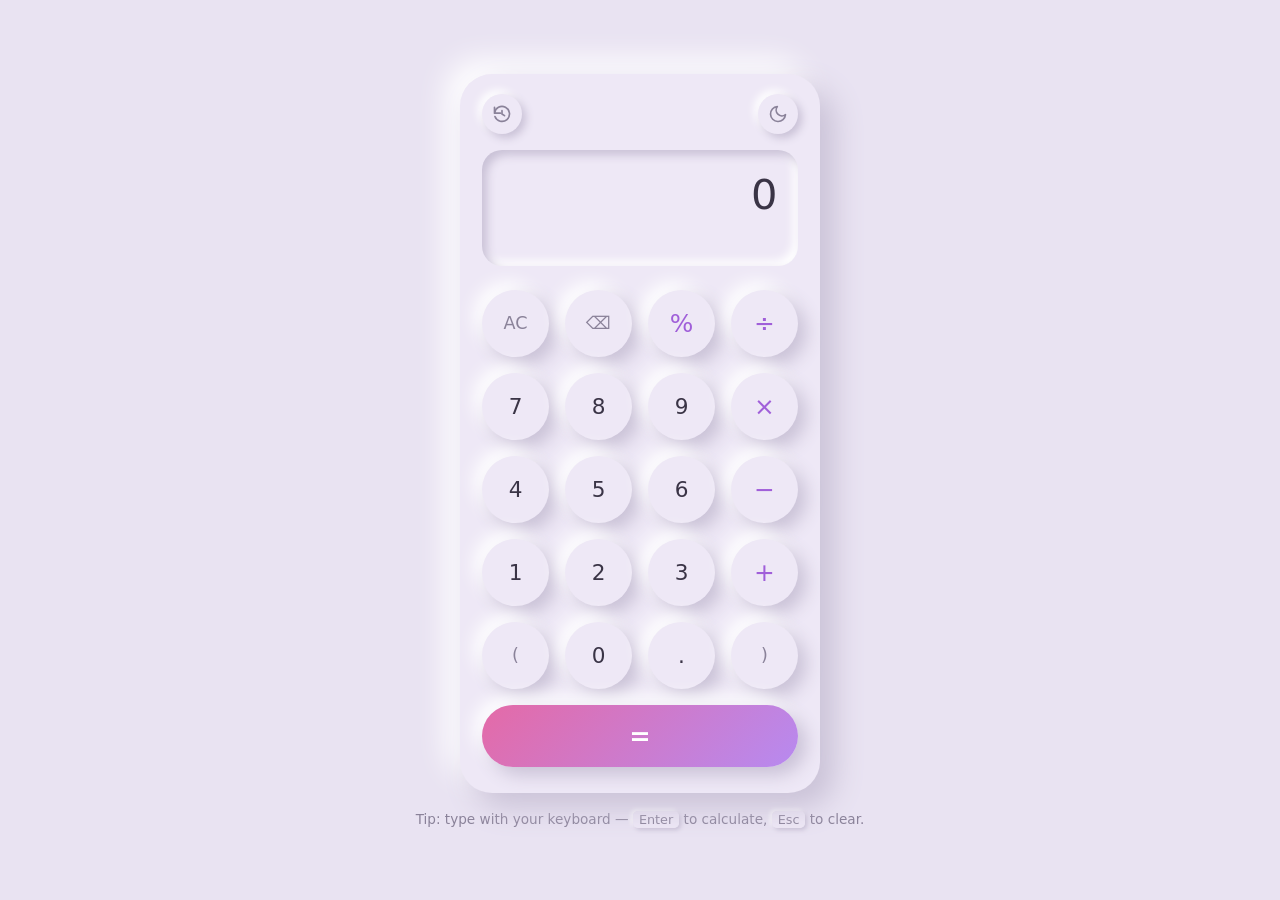
<file: index.html>
<!DOCTYPE html>
<html lang="en">
<head>
  <meta charset="UTF-8">
  <meta name="viewport" content="width=device-width, initial-scale=1.0">
  <meta name="description" content="A neumorphic calculator with keyboard support, history and light/dark themes.">
  <title>Neumorphic Calculator</title>
  <link rel="stylesheet" href="style.css">
</head>
<body>
  <main class="app">
    <div class="calculator">
      <header class="toolbar">
        <button class="icon-btn" id="historyToggle" aria-expanded="false" aria-controls="history" title="History">
          <svg viewBox="0 0 24 24" aria-hidden="true"><path d="M12 8v4l3 2M3.05 11a9 9 0 1 1 .5 4M3 4v7h7" /></svg>
          <span class="sr-only">Show history</span>
        </button>
        <button class="icon-btn" id="themeToggle" title="Toggle theme">
          <svg viewBox="0 0 24 24" aria-hidden="true"><path d="M21 12.8A9 9 0 1 1 11.2 3a7 7 0 0 0 9.8 9.8z" /></svg>
          <span class="sr-only">Toggle dark mode</span>
        </button>
      </header>

      <section class="display" aria-label="Display">
        <div class="expression" id="expression" aria-label="Expression">0</div>
        <div class="preview" id="preview" aria-live="polite"></div>
      </section>

      <section class="history" id="history" hidden aria-label="History">
        <div class="history-head">
          <h2>History</h2>
          <button class="text-btn" id="clearHistory">Clear</button>
        </div>
        <ol id="historyList"></ol>
        <p class="history-empty" id="historyEmpty">No calculations yet.</p>
      </section>

      <section class="keys" aria-label="Keypad">
        <button class="btn fn" data-action="clear" aria-label="All clear">AC</button>
        <button class="btn fn" data-action="delete" aria-label="Delete">⌫</button>
        <button class="btn op" data-key="%" aria-label="Percent">%</button>
        <button class="btn op" data-key="/" aria-label="Divide">÷</button>

        <button class="btn" data-key="7">7</button>
        <button class="btn" data-key="8">8</button>
        <button class="btn" data-key="9">9</button>
        <button class="btn op" data-key="*" aria-label="Multiply">×</button>

        <button class="btn" data-key="4">4</button>
        <button class="btn" data-key="5">5</button>
        <button class="btn" data-key="6">6</button>
        <button class="btn op" data-key="-" aria-label="Minus">−</button>

        <button class="btn" data-key="1">1</button>
        <button class="btn" data-key="2">2</button>
        <button class="btn" data-key="3">3</button>
        <button class="btn op" data-key="+" aria-label="Plus">+</button>

        <button class="btn fn" data-key="(" aria-label="Open bracket">(</button>
        <button class="btn" data-key="0">0</button>
        <button class="btn" data-key="." aria-label="Decimal point">.</button>
        <button class="btn fn" data-key=")" aria-label="Close bracket">)</button>

        <button class="btn equal" data-action="equals" aria-label="Equals">=</button>
      </section>
    </div>
    <p class="hint">Tip: type with your keyboard — <kbd>Enter</kbd> to calculate, <kbd>Esc</kbd> to clear.</p>
  </main>

  <script src="calculator.js"></script>
  <script src="script.js"></script>
</body>
</html>
</file>
<file: style.css>
/* ---------- Theme tokens ---------- */
:root {
  --bg: #e9e3f2;
  --surface: #eee8f6;
  --shadow-dark: #c9c1d6;
  --shadow-light: #ffffff;
  --text: #3a3446;
  --muted: #8a8299;
  --accent: #e46aa7;
  --accent-2: #b78af0;
  --op: #a05fd9;
  --error: #d6455d;
  color-scheme: light;
}

:root[data-theme="dark"] {
  --bg: #24212b;
  --surface: #28252f;
  --shadow-dark: #1a181f;
  --shadow-light: #36323f;
  --text: #ece7f5;
  --muted: #9890a8;
  --accent: #f07ab5;
  --accent-2: #a77de6;
  --op: #c99bf5;
  --error: #ff7a8e;
  color-scheme: dark;
}

@media (prefers-color-scheme: dark) {
  :root:not([data-theme="light"]) {
    --bg: #24212b;
    --surface: #28252f;
    --shadow-dark: #1a181f;
    --shadow-light: #36323f;
    --text: #ece7f5;
    --muted: #9890a8;
    --accent: #f07ab5;
    --accent-2: #a77de6;
    --op: #c99bf5;
    --error: #ff7a8e;
    color-scheme: dark;
  }
}

/* ---------- Layout ---------- */
* { box-sizing: border-box; }

body {
  margin: 0;
  min-height: 100vh;
  display: grid;
  place-items: center;
  background: var(--bg);
  color: var(--text);
  font-family: "Segoe UI", system-ui, -apple-system, sans-serif;
  transition: background 0.3s ease;
}

.app {
  display: flex;
  flex-direction: column;
  align-items: center;
  gap: 18px;
  padding: 24px 16px;
  width: 100%;
}

.calculator {
  --raised: 8px 8px 18px var(--shadow-dark), -8px -8px 18px var(--shadow-light);
  --pressed: inset 5px 5px 10px var(--shadow-dark), inset -5px -5px 10px var(--shadow-light);
  position: relative;
  width: min(100%, 360px);
  padding: 20px 22px 26px;
  border-radius: 32px;
  background: var(--surface);
  box-shadow: 14px 14px 30px var(--shadow-dark), -14px -14px 30px var(--shadow-light);
}

/* ---------- Toolbar ---------- */
.toolbar {
  display: flex;
  justify-content: space-between;
  margin-bottom: 16px;
}

.icon-btn {
  width: 40px;
  height: 40px;
  display: grid;
  place-items: center;
  border: none;
  border-radius: 50%;
  background: var(--surface);
  color: var(--muted);
  box-shadow: 4px 4px 8px var(--shadow-dark), -4px -4px 8px var(--shadow-light);
  cursor: pointer;
  transition: color 0.2s, box-shadow 0.15s;
}
.icon-btn:hover { color: var(--accent); }
.icon-btn:active,
.icon-btn[aria-expanded="true"] {
  color: var(--accent);
  box-shadow: inset 3px 3px 6px var(--shadow-dark), inset -3px -3px 6px var(--shadow-light);
}
.icon-btn svg {
  width: 20px;
  height: 20px;
  fill: none;
  stroke: currentColor;
  stroke-width: 2;
  stroke-linecap: round;
  stroke-linejoin: round;
}

/* ---------- Display ---------- */
.display {
  display: flex;
  flex-direction: column;
  justify-content: flex-end;
  align-items: flex-end;
  gap: 6px;
  min-height: 116px;
  padding: 16px 20px;
  margin-bottom: 24px;
  border-radius: 20px;
  background: var(--surface);
  box-shadow: var(--pressed);
  overflow: hidden;
}

.expression {
  max-width: 100%;
  overflow-x: auto;
  white-space: nowrap;
  scrollbar-width: none;
  font-size: 2.6rem;
  font-weight: 300;
  line-height: 1.1;
  letter-spacing: 0.5px;
  font-variant-numeric: tabular-nums;
  transition: font-size 0.15s ease;
}
.expression::-webkit-scrollbar { display: none; }
.expression.long { font-size: 1.8rem; }
.expression.result { font-weight: 500; color: var(--accent); }

.preview {
  min-height: 1.4em;
  font-size: 1.15rem;
  color: var(--muted);
  font-variant-numeric: tabular-nums;
}
.preview.error { color: var(--error); }

.shake { animation: shake 0.35s ease; }
@keyframes shake {
  20%, 60% { transform: translateX(-6px); }
  40%, 80% { transform: translateX(6px); }
}

/* ---------- Keypad ---------- */
.keys {
  display: grid;
  grid-template-columns: repeat(4, 1fr);
  gap: 16px;
}

.btn {
  aspect-ratio: 1;
  border: none;
  border-radius: 50%;
  background: var(--surface);
  color: var(--text);
  font: inherit;
  font-size: 1.35rem;
  cursor: pointer;
  box-shadow: var(--raised);
  transition: box-shadow 0.12s ease, transform 0.12s ease, color 0.2s;
  -webkit-tap-highlight-color: transparent;
}
.btn:hover { color: var(--accent); }
.btn:active,
.btn.pressed {
  box-shadow: var(--pressed);
  transform: scale(0.97);
}
.btn:focus-visible,
.icon-btn:focus-visible,
.text-btn:focus-visible {
  outline: 2px solid var(--accent);
  outline-offset: 3px;
}

.btn.op { color: var(--op); font-size: 1.55rem; }
.btn.fn { color: var(--muted); font-size: 1.1rem; }
.btn.fn:hover, .btn.op:hover { color: var(--accent); }

.btn.equal {
  grid-column: 1 / -1;
  aspect-ratio: auto;
  height: 62px;
  border-radius: 31px;
  background: linear-gradient(135deg, var(--accent), var(--accent-2));
  color: #fff;
  font-size: 1.6rem;
  font-weight: 600;
}
.btn.equal:hover { color: #fff; filter: brightness(1.05); }

/* ---------- History panel ---------- */
.history {
  position: absolute;
  inset: 76px 22px 26px;
  z-index: 2;
  display: flex;
  flex-direction: column;
  padding: 18px;
  border-radius: 20px;
  background: var(--surface);
  box-shadow: var(--raised);
  animation: fade-in 0.18s ease;
}
.history[hidden] { display: none; }
@keyframes fade-in { from { opacity: 0; transform: translateY(-6px); } }

.history-head {
  display: flex;
  justify-content: space-between;
  align-items: center;
  margin-bottom: 10px;
}
.history h2 {
  margin: 0;
  font-size: 1rem;
  font-weight: 600;
  color: var(--muted);
  text-transform: uppercase;
  letter-spacing: 1px;
}

.text-btn {
  border: none;
  background: none;
  color: var(--accent);
  font: inherit;
  font-size: 0.9rem;
  cursor: pointer;
}

.history ol {
  flex: 1;
  margin: 0;
  padding: 0;
  list-style: none;
  overflow-y: auto;
}

.history-item {
  display: flex;
  flex-direction: column;
  align-items: flex-end;
  width: 100%;
  padding: 10px 6px;
  border: none;
  border-bottom: 1px solid var(--shadow-dark);
  background: none;
  color: var(--text);
  font: inherit;
  text-align: right;
  cursor: pointer;
}
.history-item:hover .h-result { color: var(--accent); }
.h-expr { font-size: 0.9rem; color: var(--muted); word-break: break-all; }
.h-result { font-size: 1.3rem; font-weight: 500; }

.history-empty { margin: auto; color: var(--muted); }
.history-empty[hidden] { display: none; }

/* ---------- Misc ---------- */
.hint { margin: 0; font-size: 0.85rem; color: var(--muted); text-align: center; }
kbd {
  padding: 1px 6px;
  border-radius: 5px;
  background: var(--surface);
  box-shadow: 2px 2px 4px var(--shadow-dark), -2px -2px 4px var(--shadow-light);
  font-family: inherit;
  font-size: 0.8rem;
}

.sr-only {
  position: absolute;
  width: 1px;
  height: 1px;
  overflow: hidden;
  clip: rect(0 0 0 0);
  white-space: nowrap;
}

@media (max-width: 380px) {
  .calculator { padding: 16px 16px 20px; border-radius: 26px; }
  .keys { gap: 12px; }
  .history { inset: 70px 16px 20px; }
}

@media (prefers-reduced-motion: reduce) {
  * { animation: none !important; transition: none !important; }
}
</file>
